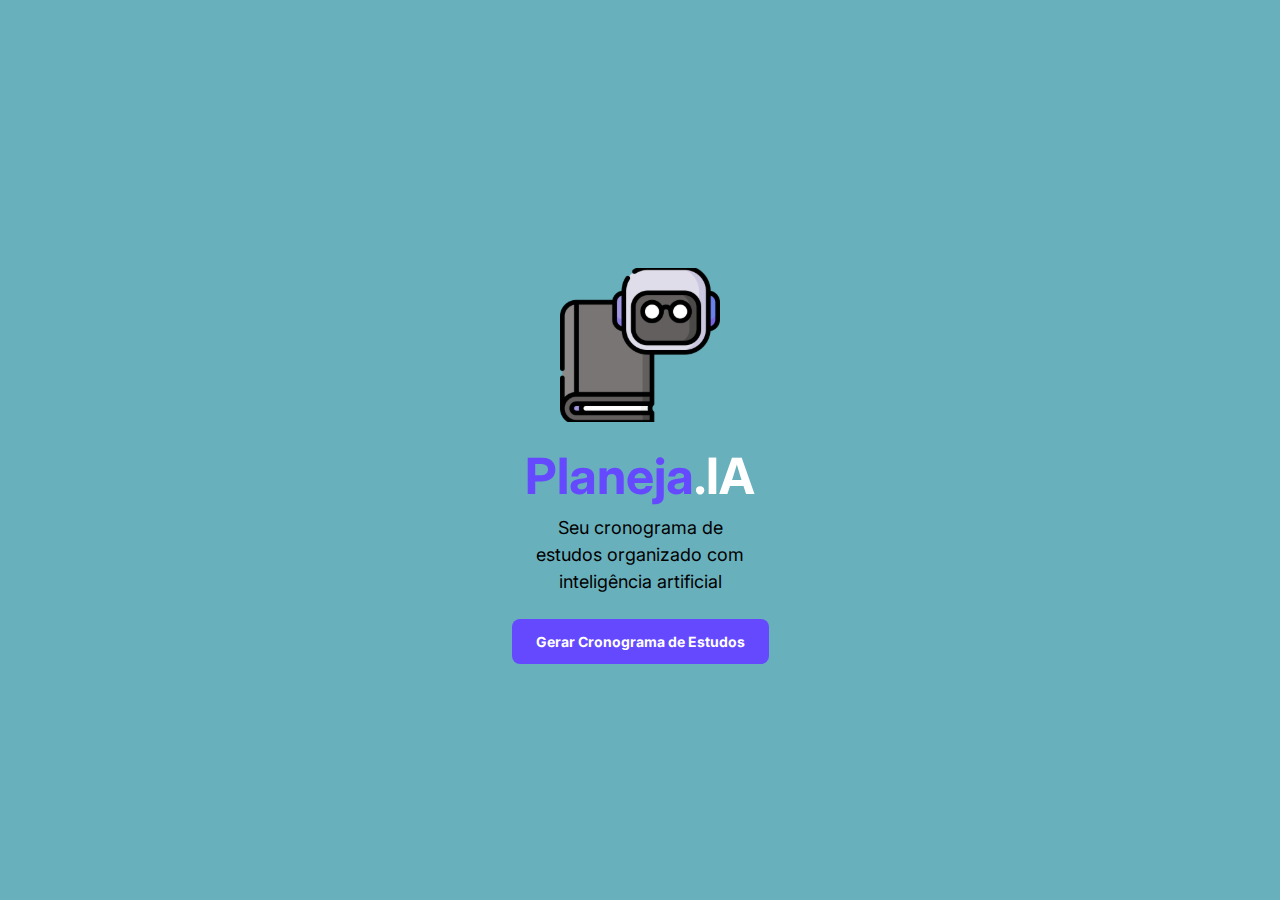
<file: index.html>
<!DOCTYPE html>
<link href="https://cdn.jsdelivr.net/npm/bootstrap@5.3.0-alpha3/dist/css/bootstrap.min.css" rel="stylesheet">
<link href="https://cdn.jsdelivr.net/npm/bootstrap-icons/font/bootstrap-icons.css" rel="stylesheet">

<html lang="en">

<head>
    <meta charset="UTF-8">
    <meta name="viewport" content="width=device-width, initial-scale=1.0">
    <title>Planeja.IA</title>

    <link rel="stylesheet" href="assets/css/style.css">

    <link rel="preconnect" href="https://fonts.googleapis.com">
    <link rel="preconnect" href="https://fonts.gstatic.com" crossorigin>
    <link href="https://fonts.googleapis.com/css2?family=Inter:ital,opsz,wght@0,14..32,100..900;1,14..32,100..900&display=swap" rel="stylesheet">
</head>

<body>
    <main class="home">
        <div class="container home-div">
            <div class="logo">
                <img src="assets/img/image 4.svg" alt="">
            </div>
            <h1>Planeja<span>.IA</span></h1>
            <p>Seu cronograma de estudos organizado com inteligência artificial</p>
            <a class="button" href="./">Gerar Cronograma de Estudos</a>
        </div>
    </main>
</body>

</html>
</file>
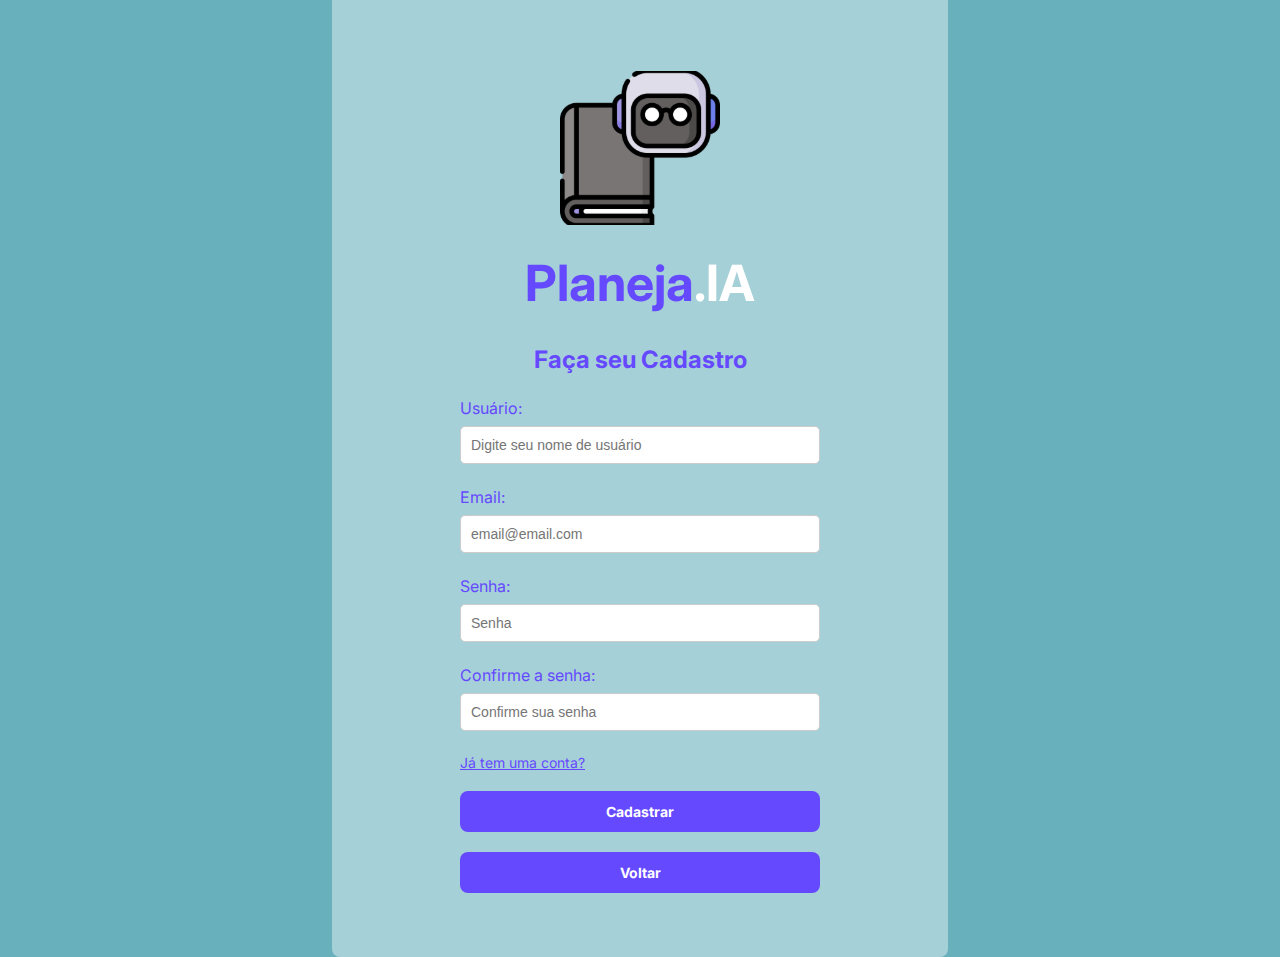
<file: cadastro.html>
<!DOCTYPE html>
<html lang="en">

<head>
    <meta charset="UTF-8">
    <meta name="viewport" content="width=device-width, initial-scale=1.0">
    <title>Planeja.IA - Cadastro</title>

    <link rel="stylesheet" href="assets/css/style.css">

    <link rel="preconnect" href="https://fonts.googleapis.com">
    <link rel="preconnect" href="https://fonts.gstatic.com" crossorigin>
    <link href="https://fonts.googleapis.com/css2?family=Inter:ital,opsz,wght@0,14..32,100..900;1,14..32,100..900&display=swap" rel="stylesheet">
</head>

<body>
    <main class="login">
        <div class="container login-div">
            <div class="logo">
                <img src="assets/img/image 4.svg" alt="Logo Planeja.IA">
            </div>
            <h1>Planeja<span>.IA</span></h1>
            <h2>Faça seu Cadastro</h2>

            <form class="form-login">
                <label for="username">Usuário:</label>
                <input type="text" id="username" name="username" placeholder="Digite seu nome de usuário" required>

                <label for="email">Email:</label>
                <input type="email" id="email" name="email" placeholder="email@email.com" required>

                <label for="password">Senha:</label>
                <input type="password" id="password" name="password" placeholder="Senha" required>

                <label for="confirm-password">Confirme a senha:</label>
                <input type="password" id="confirm-password" name="confirm-password" placeholder="Confirme sua senha" required>

                <a class="link-login" href="/login">Já tem uma conta?</a>

                <button class="button-login" type="submit"><a href="./login.html">Cadastrar</a></button>
                <button class="button-login"><a href="./login.html">Voltar</a></button>
            </form>
        </div>
    </main>
</body>

</html>
</file>
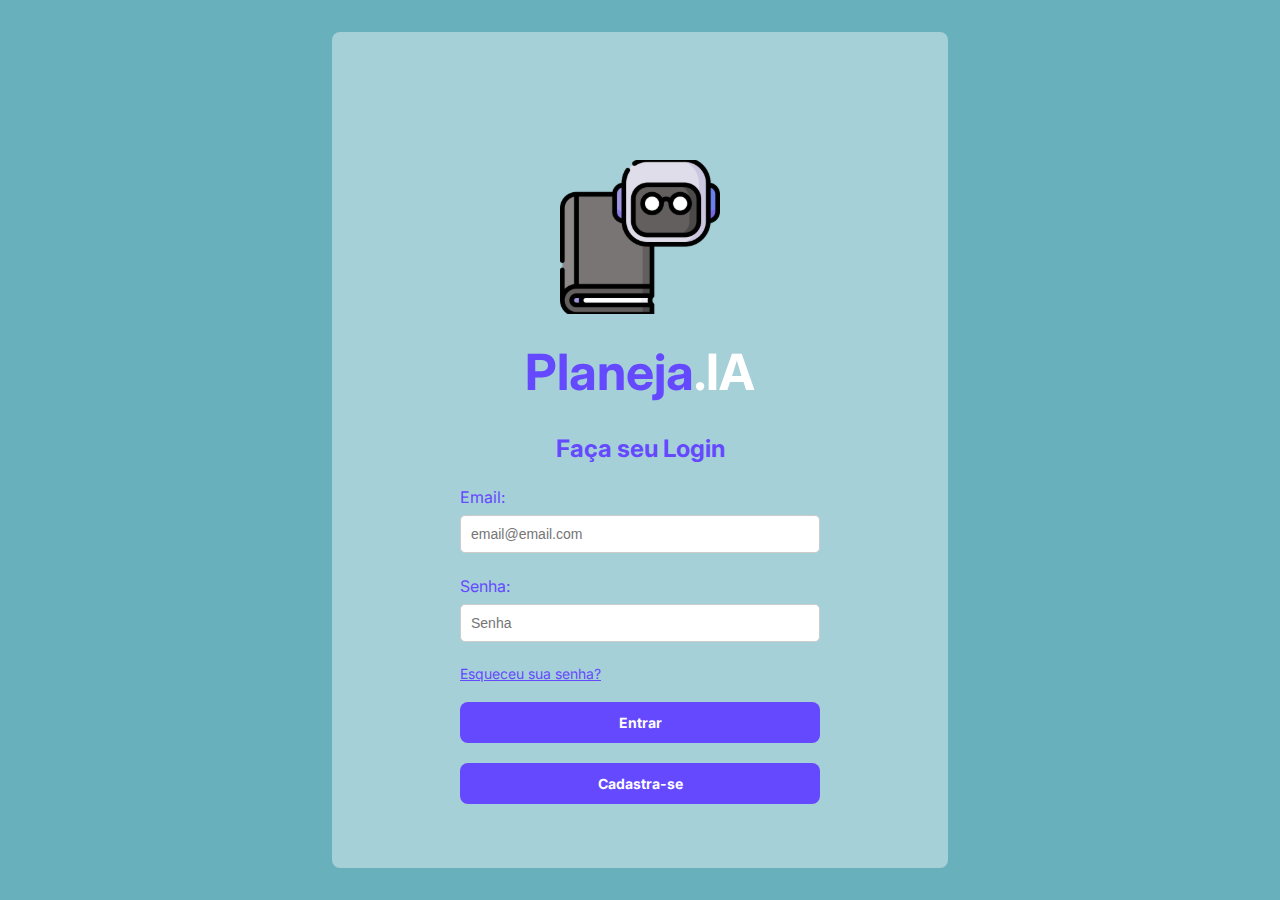
<file: login.html>
<!DOCTYPE html>
<html lang="en">

<head>
    <meta charset="UTF-8">
    <meta name="viewport" content="width=device-width, initial-scale=1.0">
    <title>Planeja.IA</title>

    <link rel="stylesheet" href="assets/css/style.css">

    <link rel="preconnect" href="https://fonts.googleapis.com">
    <link rel="preconnect" href="https://fonts.gstatic.com" crossorigin>
    <link href="https://fonts.googleapis.com/css2?family=Inter:ital,opsz,wght@0,14..32,100..900;1,14..32,100..900&display=swap" rel="stylesheet">
</head>

<body>
    <main class="login">
        <div class="container login-div">
            <div class="logo">
                <img src="assets/img/image 4.svg" alt="">
            </div>
            <h1>Planeja<span>.IA</span></h1>
            <h2>Faça seu Login</h2>

            <form class="form-login">
                <label for="email">Email:</label>
                <input type="email" id="email" name="email" placeholder="email@email.com" required>

                <label for="password">Senha:</label>
                <input type="password" id="password" name="password" placeholder="Senha" required>
                <a class="link-login" href="/esqueceu">Esqueceu sua senha?</a>

                <button class="button-login"><a href="/begin.html">Entrar</a></button>
                <button class="button-login"><a href="/cadastro.html">Cadastra-se</a></button>
            </form>
        </div>
    </main>
</body>

</html>
</file>
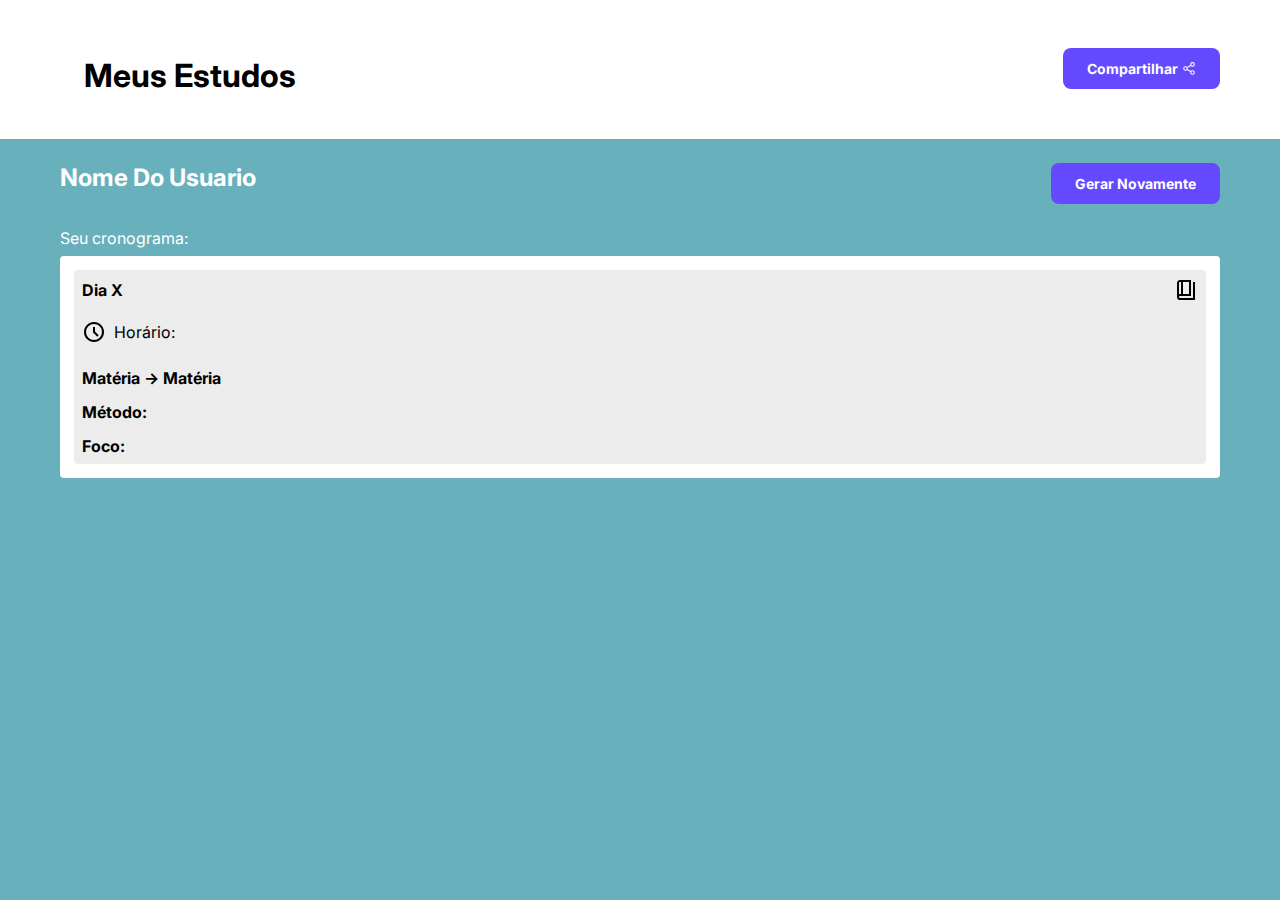
<file: result.html>
<!DOCTYPE html>
<html lang="en">

<head>
  <meta charset="UTF-8">
  <meta name="viewport" content="width=device-width, initial-scale=1.0">
  <title>Planeja.IA - Meus Estudos</title>

  <link rel="stylesheet" href="assets/css/style.css">

  <link rel="preconnect" href="https://fonts.googleapis.com">
  <link rel="preconnect" href="https://fonts.gstatic.com" crossorigin>
  <link href="https://fonts.googleapis.com/css2?family=Inter:ital,opsz,wght@0,14..32,100..900;1,14..32,100..900&display=swap" rel="stylesheet">
</head>

<body>
  <header class="header">
    <div class="container header-div meus-estudos">
      <h1>Meus Estudos</h1>
      <a href="./" class="button">
        Compartilhar
        <img src="./assets/img/share-2.svg" alt="">
      </a>
    </div>
  </header>
  <main>
    <div class="container cronograma-div">
      <div class="cronograma-superior">
        <div class="cronograma-superior-texto">
          <h2>Nome Do Usuario</h2>
          <p>Seu cronograma:</p>
        </div>
        <a href="./" class="button">Gerar Novamente</a>
      </div>
      <div class="cronogramas">
        <div class="cronograma">
          <div class="cronograma-header">
            <p class="cronogramaName">Dia X</p>
            <img src="./assets/img/book.svg" alt="icone de livro">
          </div>
          <div class="cronograma-content">
            <img style="margin-top: 14px;" src="./assets/img/clock.svg" alt="icone de relogio">
            <p style="margin-top: 14px;">Horário:</p>
          </div>
          <p style="font-weight: bold; margin-top: 24px;">Matéria -> Matéria</p>
          <h3 class="cronogramaText">Método:</h3>
          <h3 class="cronogramaText">Foco:</h3>
        </div>
      </div>
    </div>
  </main>
</body>

</html>
</file>
<file: assets/css/style.css>
/* Fonts */
@import url('https://fonts.googleapis.com/css2?family=Inter:wght@100;200;300;400;500;600;700;800;900&display=swap');

/* Global */
@import url("./global.css");

/* Components */
@import url("./components.css");

/* Login */
@import url("./login.css");

/* Home */
@import url("./home.css");

/* Begin and Finish */
@import url("./form.css");

/* Result */
@import url("./result.css");
</file>
